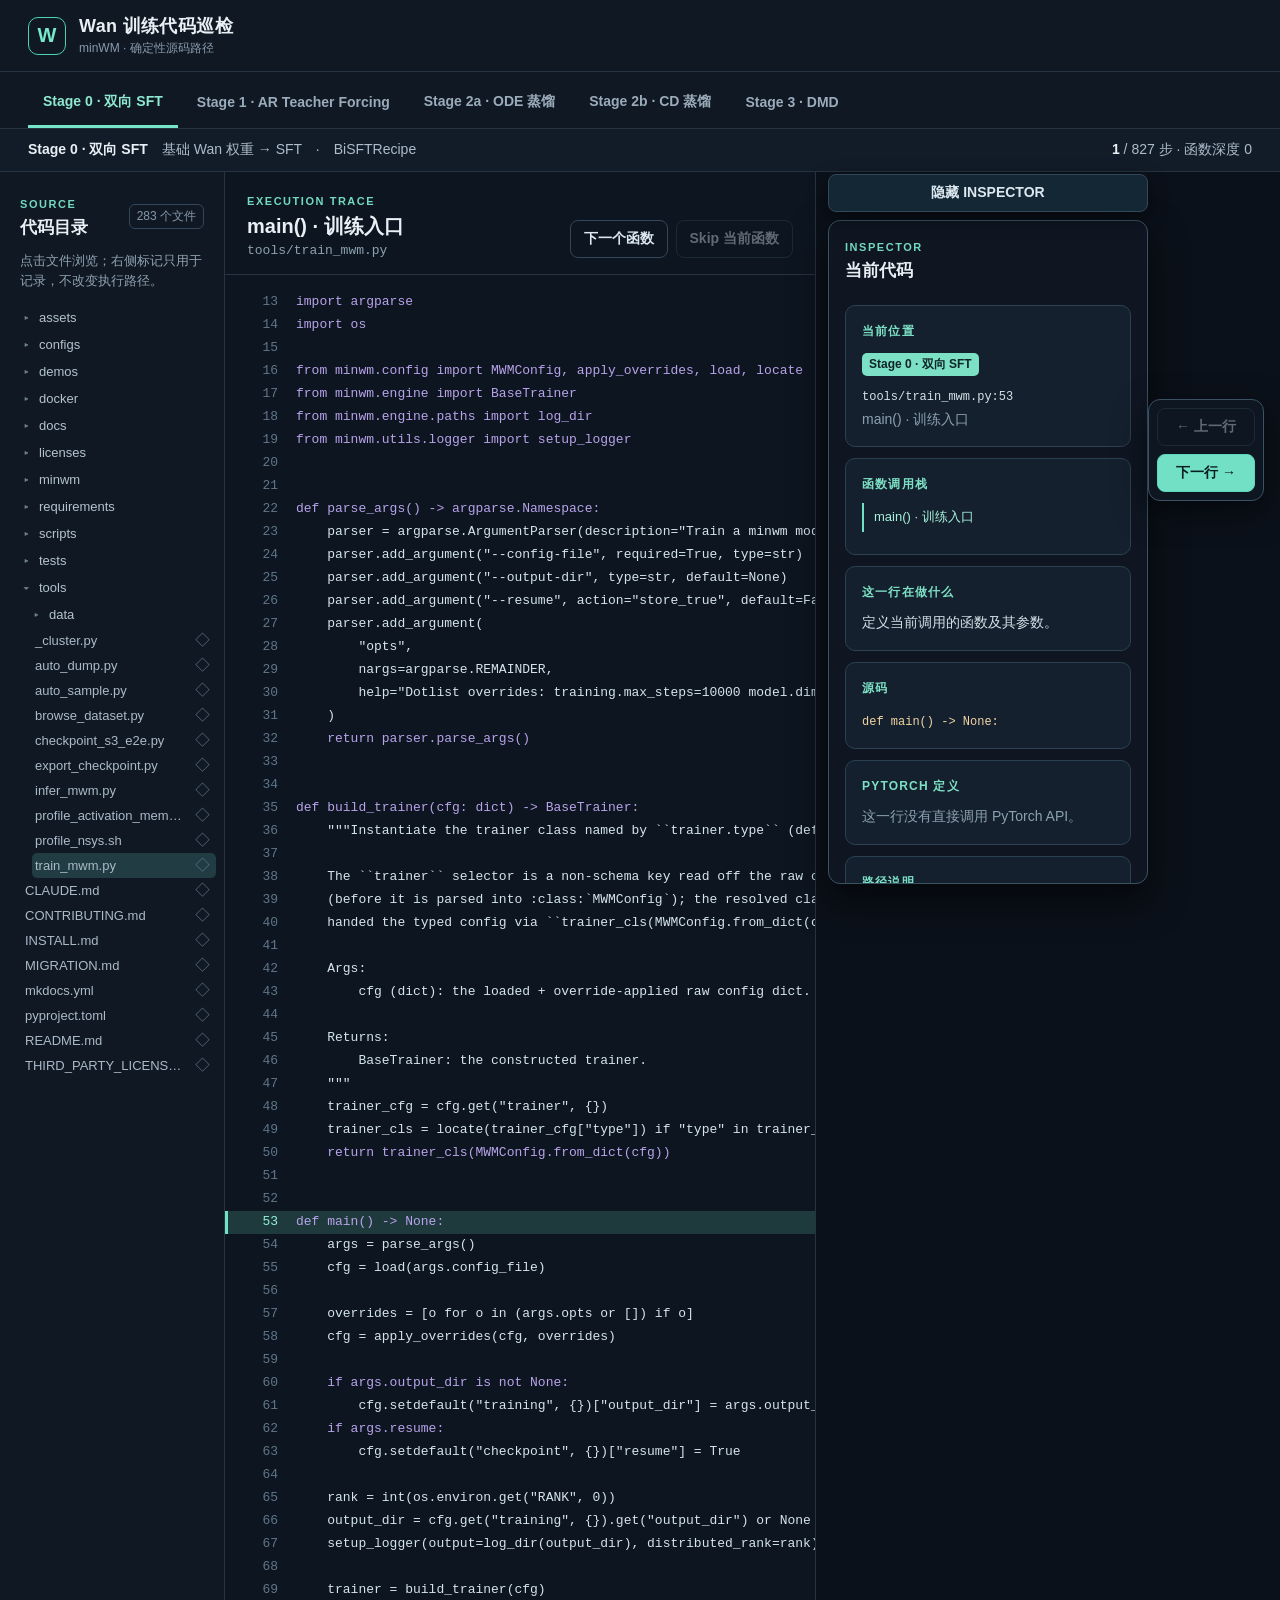
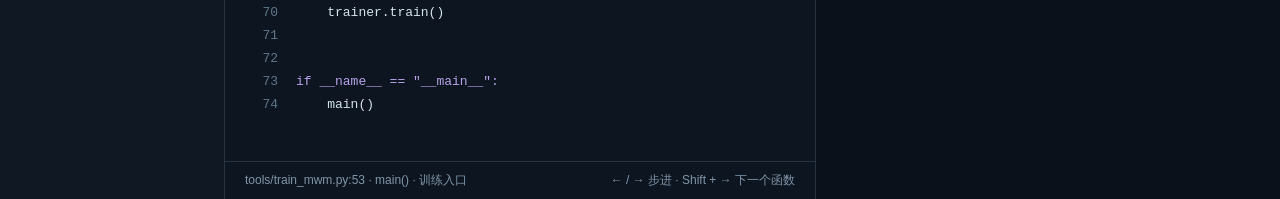
<file: index.html>
<!doctype html>
<html lang="zh-CN">
<head>
  <meta charset="utf-8">
  <meta name="viewport" content="width=device-width, initial-scale=1">
  <meta name="theme-color" content="#101621">
  <meta name="description" content="逐行浏览 minWM Wan Action2V 的五条训练路径。">
  <title>Wan 训练代码巡检</title>
  <link rel="icon" type="image/svg+xml" href="data:image/svg+xml,%3Csvg xmlns='http://www.w3.org/2000/svg' viewBox='0 0 64 64'%3E%3Crect width='64' height='64' rx='14' fill='%23101621'/%3E%3Cpath d='M14 16l10 32 8-21 8 21 10-32' fill='none' stroke='%2372e0c4' stroke-width='5' stroke-linecap='round' stroke-linejoin='round'/%3E%3C/svg%3E">
  <link rel="stylesheet" href="style.css?v=20261004-4">
</head>
<body>
  <div id="app" class="app">
    <header class="topbar">
      <div class="brand"><span class="brand-mark">W</span><div><strong>Wan 训练代码巡检</strong><small>minWM · 确定性源码路径</small></div></div>
    </header>
    <nav id="stage-tabs" class="stage-tabs" aria-label="选择训练阶段"></nav>
    <div class="summary-bar"><div id="stage-summary"></div><div id="trace-progress"></div></div>
    <main class="workspace">
      <aside class="explorer panel" aria-label="代码文件树">
        <div class="panel-head"><div><span class="eyebrow">SOURCE</span><h2>代码目录</h2></div><span id="file-count" class="count"></span></div>
        <p class="aside-note">点击文件浏览；右侧标记只用于记录，不改变执行路径。</p>
        <div id="tree" class="tree"></div>
      </aside>
      <section class="code-panel panel" aria-label="源码与步进">
        <div class="code-head"><div class="code-title"><span class="eyebrow" id="mode-label">EXECUTION TRACE</span><h1 id="current-title">载入中…</h1><p id="current-file"></p></div><div class="code-actions"><button id="back-to-trace" class="button subtle hidden">返回追踪</button><button id="next-function" class="button subtle">下一个函数</button><button id="skip-function" class="button subtle">Skip 此函数</button></div></div>
        <div class="code-scroll" id="code-scroll"><div id="code-lines" class="code-lines"></div></div>
        <div class="code-footer"><span id="position"></span><span>← / → 步进 · Shift + → 下一个函数</span></div>
      </section>
      <aside id="detail-panel" class="detail panel" aria-label="逐行解释">
        <div class="panel-head"><div><span class="eyebrow">INSPECTOR</span><h2>当前代码</h2></div></div>
        <div id="detail-content" class="detail-content"></div>
      </aside>
    </main>
    <button id="inspector-toggle" class="button subtle inspector-toggle" aria-controls="detail-panel" aria-expanded="true">隐藏 INSPECTOR</button>
    <nav class="step-float" aria-label="代码逐行步进"><button id="top-prev" class="button subtle" aria-label="上一行">← 上一行</button><button id="top-next" class="button primary" aria-label="下一行">下一行 →</button></nav>
    <button id="code-next" class="hidden" hidden tabindex="-1" aria-hidden="true"></button>
  </div>
  <script src="app.js?v=20261004-4" defer></script>
</body>
</html>
</file>
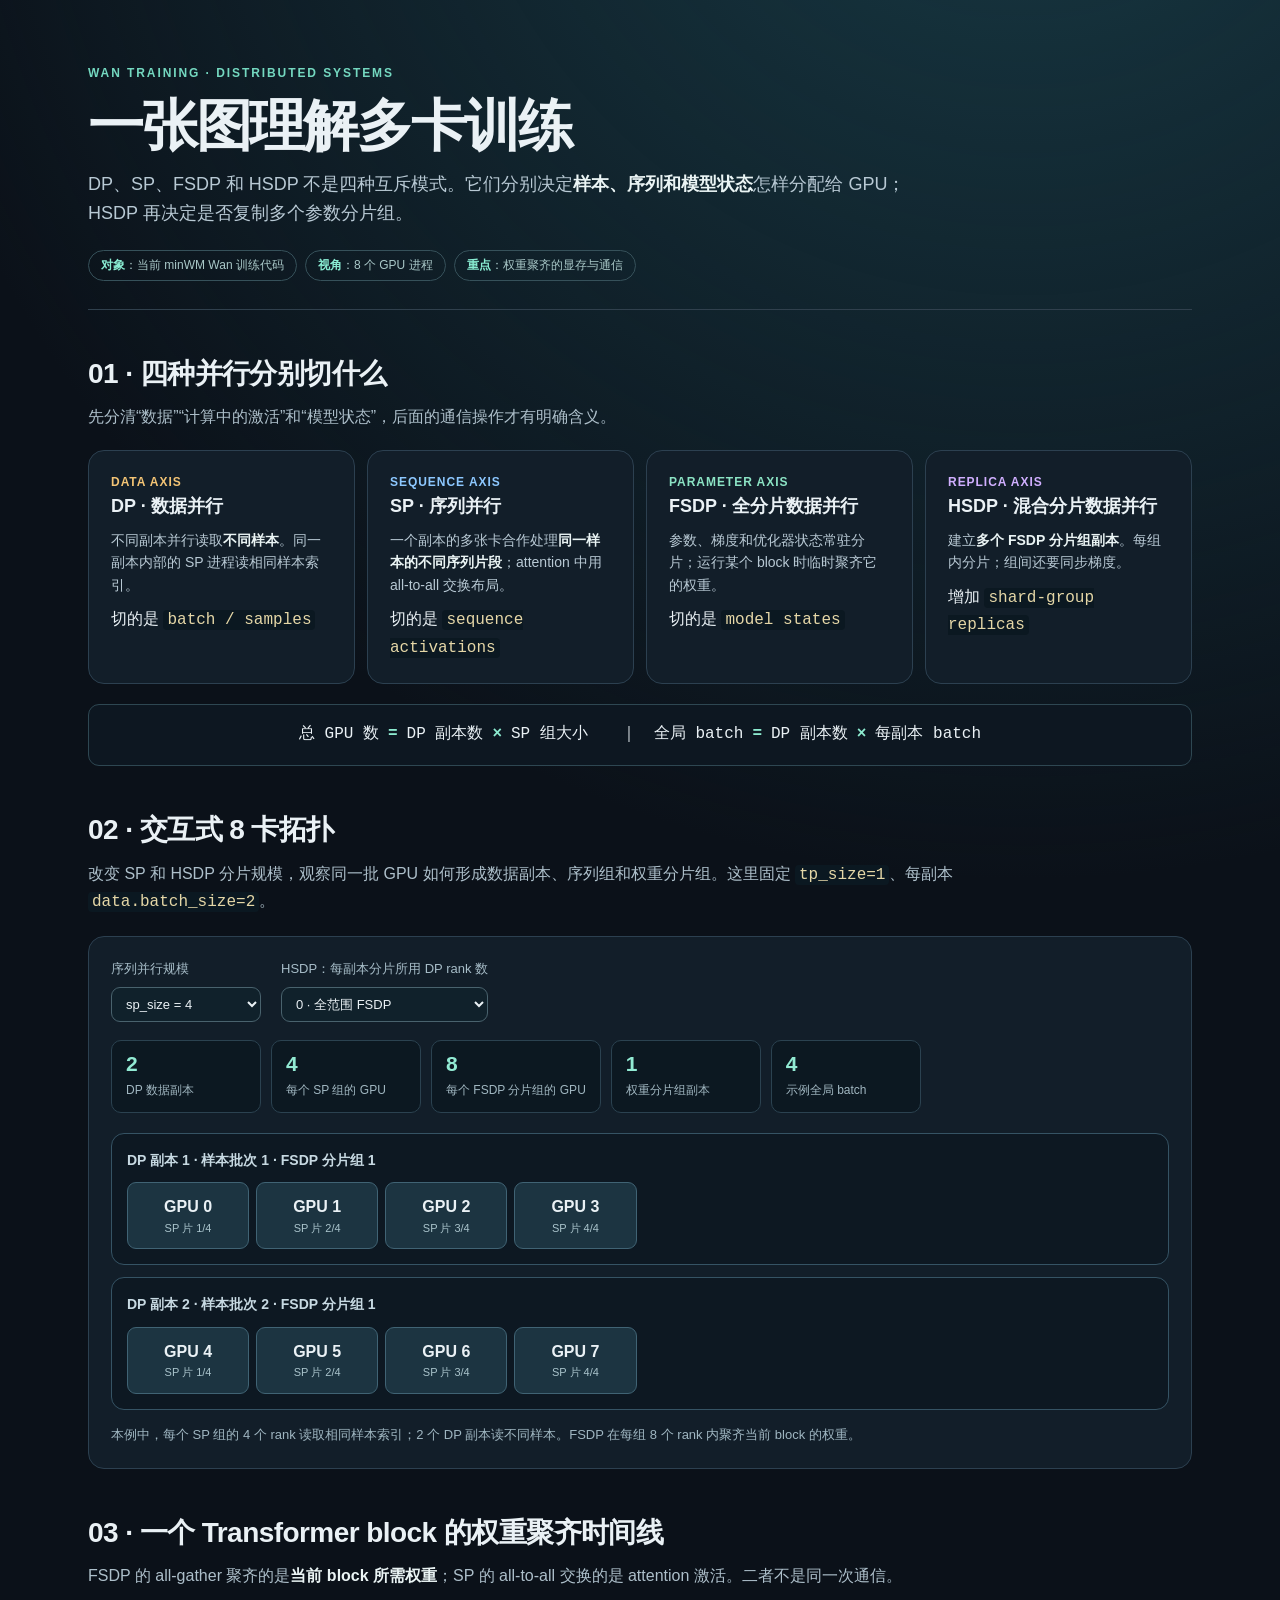
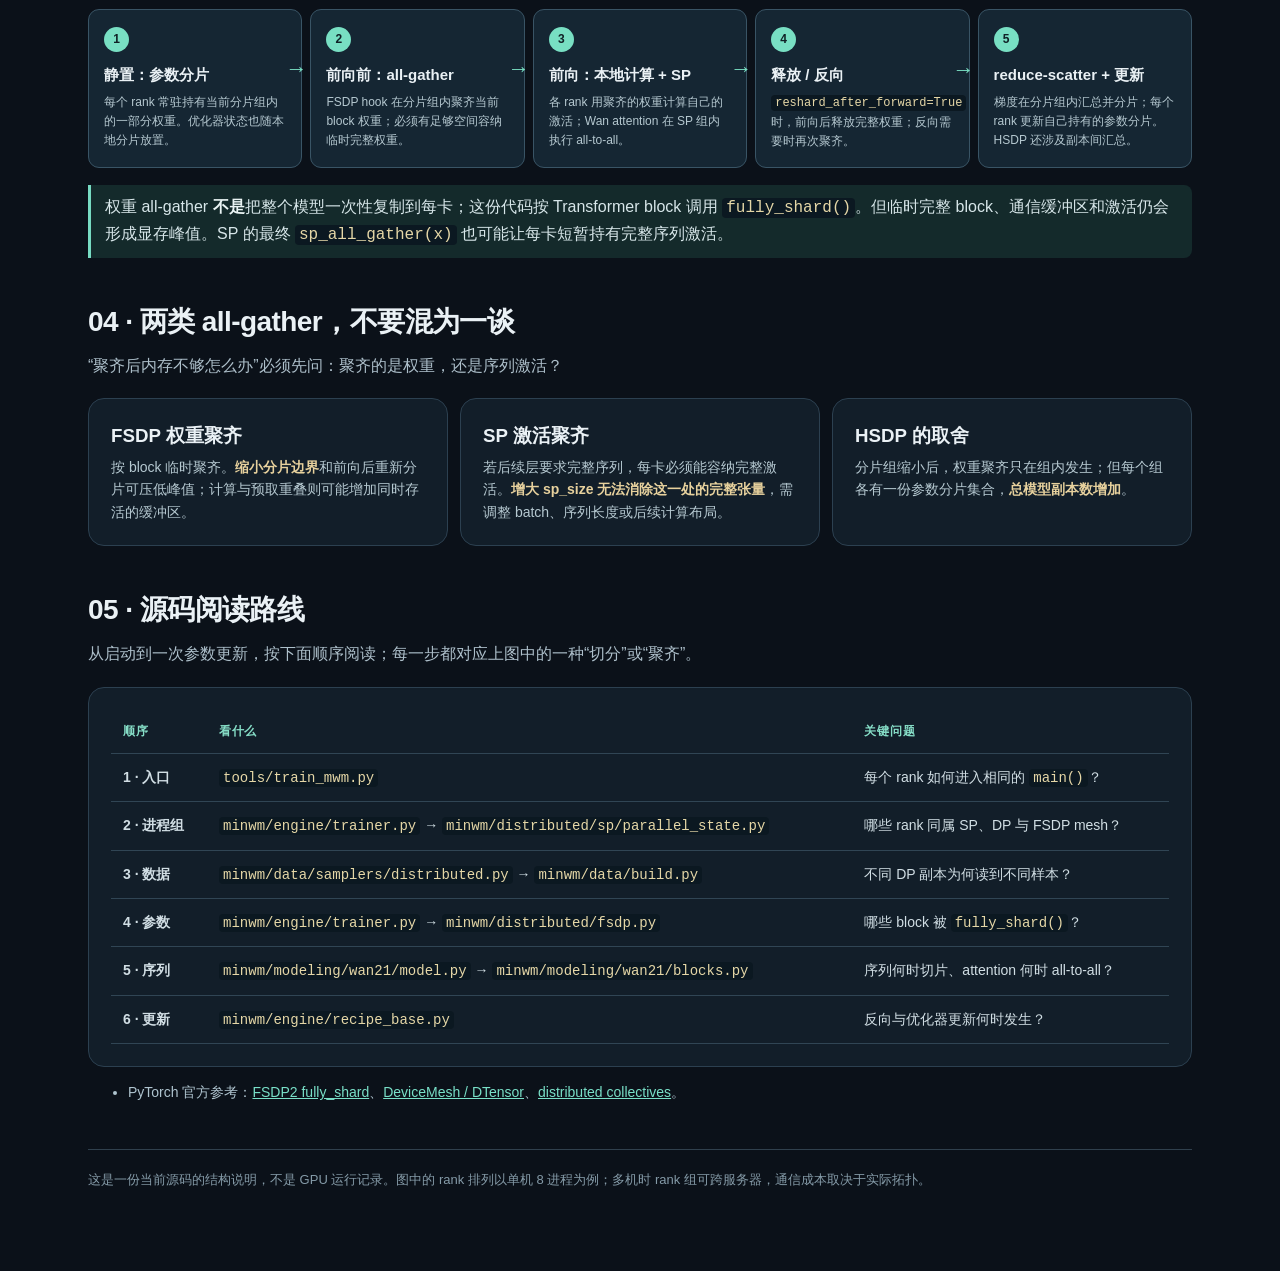
<file: parallelism-holistic.html>
<!doctype html>
<html lang="zh-CN">
<head>
  <meta charset="utf-8">
  <meta name="viewport" content="width=device-width, initial-scale=1">
  <meta name="description" content="以 Wan 多卡训练为例，理解 DP、SP、FSDP、HSDP 与逐层权重聚齐。">
  <title>多卡训练全景图 · DP / SP / FSDP / HSDP</title>
  <style>
    :root{font-family:Inter,"SF Pro Text","PingFang SC","Microsoft YaHei",sans-serif;color:#eaf1f5;background:#0b1119;font-size:16px;line-height:1.6}*{box-sizing:border-box}body{margin:0;background:radial-gradient(circle at 80% -10%,#183b46 0,transparent 35%),#0b1119}button,select{font:inherit}a{color:#79e0c8}a:hover{color:#b2f6e5}.wrap{max-width:1160px;margin:auto;padding:32px 28px 100px}.eyebrow{font-size:12px;font-weight:800;letter-spacing:.16em;text-transform:uppercase;color:#74d8c0}.hero{padding:32px 0 28px;border-bottom:1px solid #30404d}.hero h1{font-size:clamp(32px,5vw,56px);line-height:1.12;letter-spacing:-.04em;margin:12px 0}.hero p{max-width:850px;color:#b8c9d4;font-size:18px;margin:0}.pill-row{display:flex;gap:8px;flex-wrap:wrap;margin-top:22px}.pill{border:1px solid #36515a;border-radius:999px;padding:5px 12px;font-size:12px;color:#a9c8c8}.pill strong{color:#89ecd2}.section{padding-top:42px}.section h2{font-size:28px;margin:0 0 8px;letter-spacing:-.02em}.section>p{color:#adbfca;margin:0 0 20px;max-width:950px}.card{background:#121e29;border:1px solid #2c4050;border-radius:16px;padding:22px}.lead{font-size:17px;color:#d5e2e9}.four{display:grid;grid-template-columns:repeat(4,1fr);gap:12px}.concept h3{margin:0 0 8px;font-size:18px}.concept p{color:#b8c9d4;margin:0 0 10px;font-size:14px}.concept .tag{font-size:12px;font-weight:800;letter-spacing:.08em}.dp .tag{color:#f3c475}.sp .tag{color:#8dc8ff}.fsdp .tag{color:#8ce4c5}.hsdp .tag{color:#d0afff}.formula{display:flex;align-items:center;justify-content:center;flex-wrap:wrap;gap:9px;padding:17px;margin:20px 0 0;border-radius:11px;background:#0d1721;border:1px solid #2e4752;font-family:ui-monospace,SFMono-Regular,Consolas,monospace;font-size:16px;text-align:center}.formula b{color:#8debd0}.controls{display:flex;gap:20px;align-items:end;flex-wrap:wrap;margin-bottom:18px}.controls label{font-size:13px;color:#a7bdc8;display:flex;flex-direction:column;gap:7px}.controls select{background:#10212b;color:#eaf1f5;border:1px solid #49626d;border-radius:9px;padding:8px 34px 8px 10px;min-width:150px}.metrics{display:flex;gap:10px;flex-wrap:wrap;margin:12px 0 20px}.metric{background:#0c1821;border:1px solid #2b4250;border-radius:10px;padding:10px 14px;min-width:150px}.metric b{display:block;font-size:21px;color:#92ead3;line-height:1.2}.metric span{font-size:12px;color:#a1b7c1}.groups{display:grid;gap:12px}.group{border:1px solid #355364;border-radius:13px;padding:15px;background:#0d1822}.group h3{font-size:14px;margin:0 0 11px;color:#c7d9e2}.ranks{display:grid;grid-template-columns:repeat(8,minmax(0,1fr));gap:7px}.rank{border-radius:9px;background:#1c3441;border:1px solid #406374;padding:11px 6px;text-align:center;min-width:0}.rank b{display:block;font-size:16px}.rank small{display:block;color:#aac4cc;font-size:11px;white-space:nowrap}.legend{color:#9fb6c1;font-size:13px;margin:15px 0 0}.note{border-left:3px solid #77dbc2;padding:9px 14px;background:#142a2b;border-radius:0 8px 8px 0;color:#d7e6e9;margin-top:17px}.flow{display:grid;grid-template-columns:repeat(5,minmax(0,1fr));gap:8px;margin-top:18px}.flow-item{background:#152633;border:1px solid #395465;border-radius:11px;padding:15px}.flow-item .num{display:inline-grid;place-items:center;width:25px;height:25px;border-radius:50%;background:#78dfc3;color:#102126;font-size:12px;font-weight:900}.flow-item h3{font-size:15px;margin:11px 0 6px}.flow-item p{font-size:12px;color:#b5c8d0;margin:0}.flow-item:not(:last-child)::after{content:"→";float:right;color:#79dfc3;margin-top:-100px;margin-right:-21px;font-size:22px;position:relative;z-index:1}.memory{display:grid;grid-template-columns:repeat(3,minmax(0,1fr));gap:12px}.memory .card h3{margin:0 0 5px}.memory .card p{margin:0;color:#b6c9d1;font-size:14px}.memory .card strong{color:#e7d19d}.table-wrap{overflow-x:auto}.table{width:100%;border-collapse:collapse;min-width:650px}.table th{text-align:left;color:#86dec7;font-size:12px;letter-spacing:.06em}.table td,.table th{padding:12px;border-bottom:1px solid #304554;vertical-align:top}.table td{font-size:14px;color:#d1dee4}.table td:first-child{font-weight:800;white-space:nowrap}.sources{font-size:14px;color:#afc4cf}.sources li{margin:8px 0}.foot{border-top:1px solid #30404d;margin-top:45px;padding-top:20px;color:#859ba8;font-size:13px}code{font-family:ui-monospace,SFMono-Regular,Consolas,monospace;color:#e5d7a7;background:#0b1821;border-radius:4px;padding:1px 4px}strong{color:#eaf4f4}@media(max-width:900px){.four{grid-template-columns:repeat(2,1fr)}.flow{grid-template-columns:1fr}.flow-item:not(:last-child)::after{display:none}.ranks{grid-template-columns:repeat(4,1fr)}.memory{grid-template-columns:1fr}}@media(max-width:600px){.wrap{padding:20px 15px 60px}.four{grid-template-columns:1fr}.ranks{grid-template-columns:repeat(2,1fr)}.hero p{font-size:16px}.section{padding-top:32px}}
  </style>
</head>
<body>
<main class="wrap">
  <header class="hero">
    <div class="eyebrow">WAN TRAINING · DISTRIBUTED SYSTEMS</div>
    <h1>一张图理解多卡训练</h1>
    <p>DP、SP、FSDP 和 HSDP 不是四种互斥模式。它们分别决定<strong>样本、序列和模型状态</strong>怎样分配给 GPU；HSDP 再决定是否复制多个参数分片组。</p>
    <div class="pill-row"><span class="pill"><strong>对象</strong>：当前 minWM Wan 训练代码</span><span class="pill"><strong>视角</strong>：8 个 GPU 进程</span><span class="pill"><strong>重点</strong>：权重聚齐的显存与通信</span></div>
  </header>

  <section class="section" aria-labelledby="ontology"><h2 id="ontology">01 · 四种并行分别切什么</h2><p>先分清“数据”“计算中的激活”和“模型状态”，后面的通信操作才有明确含义。</p>
    <div class="four">
      <article class="card concept dp"><div class="tag">DATA AXIS</div><h3>DP · 数据并行</h3><p>不同副本并行读取<strong>不同样本</strong>。同一副本内部的 SP 进程读相同样本索引。</p><div>切的是 <code>batch / samples</code></div></article>
      <article class="card concept sp"><div class="tag">SEQUENCE AXIS</div><h3>SP · 序列并行</h3><p>一个副本的多张卡合作处理<strong>同一样本的不同序列片段</strong>；attention 中用 all-to-all 交换布局。</p><div>切的是 <code>sequence activations</code></div></article>
      <article class="card concept fsdp"><div class="tag">PARAMETER AXIS</div><h3>FSDP · 全分片数据并行</h3><p>参数、梯度和优化器状态常驻分片；运行某个 block 时临时聚齐它的权重。</p><div>切的是 <code>model states</code></div></article>
      <article class="card concept hsdp"><div class="tag">REPLICA AXIS</div><h3>HSDP · 混合分片数据并行</h3><p>建立<strong>多个 FSDP 分片组副本</strong>。每组内分片；组间还要同步梯度。</p><div>增加 <code>shard-group replicas</code></div></article>
    </div>
    <div class="formula"><span>总 GPU 数</span><b>=</b><span>DP 副本数</span><b>×</b><span>SP 组大小</span><span>　｜　</span><span>全局 batch</span><b>=</b><span>DP 副本数</span><b>×</b><span>每副本 batch</span></div>
  </section>

  <section class="section" aria-labelledby="topology"><h2 id="topology">02 · 交互式 8 卡拓扑</h2><p>改变 SP 和 HSDP 分片规模，观察同一批 GPU 如何形成数据副本、序列组和权重分片组。这里固定 <code>tp_size=1</code>、每副本 <code>data.batch_size=2</code>。</p>
    <div class="card">
      <div class="controls"><label>序列并行规模 <select id="sp-size"><option value="1">sp_size = 1</option><option value="2">sp_size = 2</option><option value="4" selected>sp_size = 4</option><option value="8">sp_size = 8</option></select></label><label>HSDP：每副本分片所用 DP rank 数 <select id="hsdp-size"></select></label></div>
      <div class="metrics" id="metrics" aria-live="polite"></div>
      <div class="groups" id="groups"></div>
      <p class="legend" id="topology-note"></p>
    </div>
  </section>

  <section class="section" aria-labelledby="weight"><h2 id="weight">03 · 一个 Transformer block 的权重聚齐时间线</h2><p>FSDP 的 all-gather 聚齐的是<strong>当前 block 所需权重</strong>；SP 的 all-to-all 交换的是 attention 激活。二者不是同一次通信。</p>
    <div class="flow">
      <article class="flow-item"><span class="num">1</span><h3>静置：参数分片</h3><p>每个 rank 常驻持有当前分片组内的一部分权重。优化器状态也随本地分片放置。</p></article>
      <article class="flow-item"><span class="num">2</span><h3>前向前：all-gather</h3><p>FSDP hook 在分片组内聚齐当前 block 权重；必须有足够空间容纳临时完整权重。</p></article>
      <article class="flow-item"><span class="num">3</span><h3>前向：本地计算 + SP</h3><p>各 rank 用聚齐的权重计算自己的激活；Wan attention 在 SP 组内执行 all-to-all。</p></article>
      <article class="flow-item"><span class="num">4</span><h3>释放 / 反向</h3><p><code>reshard_after_forward=True</code> 时，前向后释放完整权重；反向需要时再次聚齐。</p></article>
      <article class="flow-item"><span class="num">5</span><h3>reduce-scatter + 更新</h3><p>梯度在分片组内汇总并分片；每个 rank 更新自己持有的参数分片。HSDP 还涉及副本间汇总。</p></article>
    </div>
    <div class="note">权重 all-gather <strong>不是</strong>把整个模型一次性复制到每卡；这份代码按 Transformer block 调用 <code>fully_shard()</code>。但临时完整 block、通信缓冲区和激活仍会形成显存峰值。SP 的最终 <code>sp_all_gather(x)</code> 也可能让每卡短暂持有完整序列激活。</div>
  </section>

  <section class="section" aria-labelledby="memory"><h2 id="memory">04 · 两类 all-gather，不要混为一谈</h2><p>“聚齐后内存不够怎么办”必须先问：聚齐的是权重，还是序列激活？</p>
    <div class="memory">
      <article class="card"><h3>FSDP 权重聚齐</h3><p>按 block 临时聚齐。<strong>缩小分片边界</strong>和前向后重新分片可压低峰值；计算与预取重叠则可能增加同时存活的缓冲区。</p></article>
      <article class="card"><h3>SP 激活聚齐</h3><p>若后续层要求完整序列，每卡必须能容纳完整激活。<strong>增大 sp_size 无法消除这一处的完整张量</strong>，需调整 batch、序列长度或后续计算布局。</p></article>
      <article class="card"><h3>HSDP 的取舍</h3><p>分片组缩小后，权重聚齐只在组内发生；但每个组各有一份参数分片集合，<strong>总模型副本数增加</strong>。</p></article>
    </div>
  </section>

  <section class="section" aria-labelledby="code"><h2 id="code">05 · 源码阅读路线</h2><p>从启动到一次参数更新，按下面顺序阅读；每一步都对应上图中的一种“切分”或“聚齐”。</p>
    <div class="card table-wrap"><table class="table"><thead><tr><th>顺序</th><th>看什么</th><th>关键问题</th></tr></thead><tbody>
      <tr><td>1 · 入口</td><td><code>tools/train_mwm.py</code></td><td>每个 rank 如何进入相同的 <code>main()</code>？</td></tr>
      <tr><td>2 · 进程组</td><td><code>minwm/engine/trainer.py</code> → <code>minwm/distributed/sp/parallel_state.py</code></td><td>哪些 rank 同属 SP、DP 与 FSDP mesh？</td></tr>
      <tr><td>3 · 数据</td><td><code>minwm/data/samplers/distributed.py</code> → <code>minwm/data/build.py</code></td><td>不同 DP 副本为何读到不同样本？</td></tr>
      <tr><td>4 · 参数</td><td><code>minwm/engine/trainer.py</code> → <code>minwm/distributed/fsdp.py</code></td><td>哪些 block 被 <code>fully_shard()</code>？</td></tr>
      <tr><td>5 · 序列</td><td><code>minwm/modeling/wan21/model.py</code> → <code>minwm/modeling/wan21/blocks.py</code></td><td>序列何时切片、attention 何时 all-to-all？</td></tr>
      <tr><td>6 · 更新</td><td><code>minwm/engine/recipe_base.py</code></td><td>反向与优化器更新何时发生？</td></tr>
    </tbody></table></div>
    <ul class="sources"><li>PyTorch 官方参考：<a href="https://docs.pytorch.org/docs/stable/distributed.fsdp.fully_shard.html">FSDP2 fully_shard</a>、<a href="https://docs.pytorch.org/docs/stable/distributed.tensor.html">DeviceMesh / DTensor</a>、<a href="https://docs.pytorch.org/docs/stable/distributed.html">distributed collectives</a>。</li></ul>
  </section>
  <footer class="foot">这是一份当前源码的结构说明，不是 GPU 运行记录。图中的 rank 排列以单机 8 进程为例；多机时 rank 组可跨服务器，通信成本取决于实际拓扑。</footer>
</main>
<script>
  const world=8, perReplicaBatch=2;
  const spSelect=document.getElementById('sp-size');
  const hsdpSelect=document.getElementById('hsdp-size');
  const metrics=document.getElementById('metrics');
  const groups=document.getElementById('groups');
  const note=document.getElementById('topology-note');
  function render(){
    const sp=Number(spSelect.value), dp=world/sp, previous=Number(hsdpSelect.value);
    hsdpSelect.innerHTML='<option value="0">0 · 全范围 FSDP</option>';
    for(let shard=1;shard<dp;shard++)if(dp%shard===0)hsdpSelect.innerHTML+=`<option value="${shard}">${shard} · ${dp/shard} 个 HSDP 副本</option>`;
    hsdpSelect.value=[...hsdpSelect.options].some(option=>Number(option.value)===previous)?String(previous):'0';
    const hsdp=Number(hsdpSelect.value), shardDp=hsdp||dp, replicas=dp/shardDp, shardRanks=shardDp*sp;
    metrics.innerHTML=`<div class="metric"><b>${dp}</b><span>DP 数据副本</span></div><div class="metric"><b>${sp}</b><span>每个 SP 组的 GPU</span></div><div class="metric"><b>${shardRanks}</b><span>每个 FSDP 分片组的 GPU</span></div><div class="metric"><b>${replicas}</b><span>权重分片组副本</span></div><div class="metric"><b>${dp*perReplicaBatch}</b><span>示例全局 batch</span></div>`;
    groups.innerHTML=Array.from({length:dp},(_,d)=>{
      const first=d*sp, shardGroup=Math.floor(d/shardDp);
      const cards=Array.from({length:sp},(_,s)=>`<div class="rank"><b>GPU ${first+s}</b><small>SP 片 ${s+1}/${sp}</small></div>`).join('');
      return `<div class="group"><h3>DP 副本 ${d+1} · 样本批次 ${d+1} · FSDP 分片组 ${shardGroup+1}</h3><div class="ranks">${cards}</div></div>`;
    }).join('');
    note.textContent=`本例中，每个 SP 组的 ${sp} 个 rank 读取相同样本索引；${dp} 个 DP 副本读不同样本。FSDP 在每组 ${shardRanks} 个 rank 内聚齐当前 block 的权重${replicas>1?'，并在 '+replicas+' 个 HSDP 副本间同步梯度':''}。`;
  }
  spSelect.addEventListener('change',render);hsdpSelect.addEventListener('change',render);render();
</script>
</body>
</html>
</file>
<file: style.css>
:root{font-family:Inter,"SF Pro Text","PingFang SC","Microsoft YaHei",sans-serif;color:#e9f0f5;background:#0b111a;font-size:16px}*{box-sizing:border-box}body{margin:0}.app{min-height:100vh;display:flex;flex-direction:column}.topbar{height:72px;display:flex;align-items:center;justify-content:space-between;padding:0 28px;background:#101823;border-bottom:1px solid #263342}.brand{display:flex;gap:13px;align-items:center}.brand-mark{display:grid;place-items:center;width:38px;height:38px;border:1px solid #4ad3b6;border-radius:10px;color:#76e8cb;font-weight:800;font-size:20px}.brand strong{display:block;font-size:18px;letter-spacing:.02em}.brand small{display:block;color:#879bad;font-size:12px;margin-top:2px}.top-actions,.code-actions{display:flex;align-items:center;gap:8px}.button{border:1px solid #344659;border-radius:8px;background:#1a2735;color:#dce9f1;padding:9px 13px;font-size:14px;font-weight:650;cursor:pointer;white-space:nowrap}.button:hover{background:#27384b}.button:disabled{opacity:.4;cursor:not-allowed}.button.primary{border-color:#5bd8bc;background:#72e0c4;color:#0a1d20}.button.primary:hover{background:#9af1d8}.button span{margin-left:6px}.button.subtle{background:transparent}.button.subtle:hover{background:#233141}.hidden{display:none!important}.stage-tabs{display:flex;gap:4px;padding:10px 28px 0;background:#101823;border-bottom:1px solid #263342;overflow:auto}.stage-tab{border:0;border-bottom:3px solid transparent;background:transparent;color:#9aabba;font-size:14px;font-weight:650;padding:11px 15px 14px;cursor:pointer;white-space:nowrap}.stage-tab:hover{color:#e9f0f5}.stage-tab.active{color:#8de9d0;border-bottom-color:#75e4c7}.summary-bar{display:flex;justify-content:space-between;gap:16px;padding:12px 28px;background:#121c28;color:#aebdca;border-bottom:1px solid #263342;font-size:14px}.summary-bar strong{color:#e9f0f5}.workspace{display:grid;grid-template-columns:minmax(225px,19%) minmax(440px,1fr) minmax(280px,24%);gap:0;flex:1;min-height:0;height:calc(100vh - 170px)}.panel{min-width:0;background:#101823;border-right:1px solid #263342;display:flex;flex-direction:column}.detail{border-right:0}.panel-head{display:flex;align-items:center;justify-content:space-between;padding:22px 20px 12px}.panel h2{font-size:17px;margin:4px 0 0}.eyebrow{font-size:11px;letter-spacing:.14em;color:#73d9bf;font-weight:800}.count{font-size:12px;color:#8599ab;border:1px solid #33475b;border-radius:6px;padding:3px 7px}.aside-note{font-size:13px;line-height:1.5;color:#8ea1b0;margin:0 20px 14px}.tree{overflow:auto;padding:0 8px 26px;flex:1}.tree details{margin-left:10px}.tree summary{color:#b3c3cf;padding:6px 5px;cursor:pointer;list-style:none;font-size:13px;white-space:nowrap}.tree summary::before{content:"▸";display:inline-block;color:#6d8395;width:16px}.tree details[open]>summary::before{content:"▾"}.tree-file{display:flex;align-items:center;gap:3px;min-width:0;margin-left:14px;border-radius:5px}.tree-file.active{background:#213c42}.tree-file.marked .file-name{color:#f6d487}.file-name{border:0;background:transparent;text-align:left;color:#aabac8;font-family:inherit;font-size:13px;padding:5px 3px;cursor:pointer;overflow:hidden;text-overflow:ellipsis;white-space:nowrap;flex:1}.file-name:hover{color:#fff}.mark-button{border:0;background:transparent;color:#61798d;font-size:15px;cursor:pointer;padding:3px 6px}.tree-file.marked .mark-button{color:#f6d487}.code-panel{background:#0d1520}.code-head{padding:19px 22px 16px;border-bottom:1px solid #263342;display:flex;align-items:end;justify-content:space-between;gap:20px}.code-title{min-width:0}.code-title h1{font-size:20px;line-height:1.3;margin:4px 0}.code-title p{color:#8ca1b1;font-size:13px;margin:4px 0 0;font-family:"SFMono-Regular",Consolas,monospace;overflow:hidden;text-overflow:ellipsis;white-space:nowrap}.code-actions{flex-wrap:wrap;justify-content:end}.code-scroll{overflow:auto;flex:1;scrollbar-color:#3d5263 transparent}.code-lines{min-width:max-content;padding:16px 0 44px;font-family:"SFMono-Regular",Consolas,"Liberation Mono",monospace;font-size:13px;line-height:1.75}.code-line{display:flex;min-height:23px;border-left:3px solid transparent}.code-line.current{background:#1e3a3d;border-left-color:#72e0c4}.code-line.marked{background:#4c3d27}.code-line.current.marked{background:#2f4c41}.line-no{color:#60768a;width:68px;text-align:right;padding-right:18px;user-select:none;flex:none}.code-line.current .line-no{color:#93f0d7}.line-text{white-space:pre;padding-right:28px;color:#d4e4ed}.line-text.comment{color:#75959c}.line-text.keyword{color:#b8a3ea}.code-footer{display:flex;justify-content:space-between;gap:10px;padding:10px 20px;color:#8096a9;border-top:1px solid #263342;font-size:12px}.detail-content{overflow:auto;padding:4px 20px 28px;line-height:1.6}.detail-card{border:1px solid #2b4050;border-radius:10px;padding:16px;margin:11px 0;background:#14202d}.detail-card h3{font-size:12px;letter-spacing:.1em;text-transform:uppercase;color:#7ce0c5;margin:0 0 9px}.detail-card p{margin:0;color:#d5e1e8;font-size:14px}.detail-card code{color:#f1d4a3;font-family:"SFMono-Regular",Consolas,monospace;font-size:12px;overflow-wrap:anywhere}.detail-card a{color:#84e0c8;text-decoration:none}.detail-card a:hover{text-decoration:underline}.detail-card ul{margin:5px 0 0;padding-left:18px;color:#d5e1e8;font-size:13px}.detail-card li{margin:6px 0}.step-badge{display:inline-block;color:#102526;background:#7ce0c5;border-radius:5px;padding:2px 7px;font-size:12px;font-weight:800}.muted{color:#8ca0ae!important}.pathline{font-family:"SFMono-Regular",Consolas,monospace;overflow-wrap:anywhere;font-size:12px!important}.empty{color:#9ab0bf;padding:25px}@media(max-width:1100px){.workspace{grid-template-columns:230px minmax(0,1fr)}.detail{grid-column:1/-1;max-height:360px;border-top:1px solid #263342}.workspace{height:auto;min-height:calc(100vh - 170px)}.explorer,.code-panel{min-height:640px}.detail-content{display:grid;grid-template-columns:repeat(2,minmax(0,1fr));gap:0 12px}}@media(max-width:700px){.topbar{padding:0 14px}.brand small,.top-actions .subtle{display:none}.stage-tabs{padding-left:10px}.summary-bar{padding:10px 14px;flex-wrap:wrap}.workspace{display:flex;flex-direction:column}.explorer{max-height:220px;min-height:0}.code-panel{min-height:570px}.code-head{align-items:start;flex-direction:column}.code-actions{justify-content:start}.detail-content{display:block}.code-footer span:last-child{display:none}}
:root .stack-list{list-style:none;padding:0;margin:0}.stack-list li{padding:4px 0;border-left:2px solid #344b57;padding-left:10px;overflow-wrap:anywhere}.stack-list li:last-child{border-left-color:#72e0c4;color:#a8f1dc}.call-card{border-color:#4b947f;background:#18362f}
.step-float{position:fixed;z-index:20;right:16px;top:50%;transform:translateY(-50%);display:flex;flex-direction:column;gap:8px;padding:8px;border:1px solid #3a5263;border-radius:12px;background:#101823ed;box-shadow:0 10px 32px #0008;backdrop-filter:blur(12px)}.step-float .button{min-width:98px;box-shadow:none}.detail-content{padding-right:132px}@media(max-width:1100px){.detail-content{padding-right:132px}}@media(max-width:700px){.step-float{top:auto;bottom:16px;right:12px;transform:none;flex-direction:row}.step-float .button{min-width:84px}.detail-content{padding-right:20px;padding-bottom:90px}.code-footer{padding-right:14px}}
.workspace{grid-template-columns:minmax(225px,19%) minmax(0,1fr);padding-right:464px}.detail{position:fixed;z-index:15;top:220px;right:132px;bottom:16px;width:320px;max-height:none;min-height:0;border:1px solid #3a5362;border-radius:12px;background:#101823f2;box-shadow:0 16px 36px #0009;backdrop-filter:blur(12px)}.detail-content{display:block;padding:4px 16px 28px}.detail .panel-head{padding:16px 16px 8px}.inspector-toggle{position:fixed;z-index:21;top:174px;right:132px;width:320px;background:#142734!important;box-shadow:0 6px 20px #0007}.app.inspector-collapsed .detail{display:none}.app.inspector-collapsed .workspace{padding-right:0}@media(max-width:1100px){.workspace{grid-template-columns:230px minmax(0,1fr);height:calc(100vh - 170px);padding-right:0}.explorer,.code-panel{min-height:0}.detail{grid-column:auto;right:132px;width:320px;top:220px;bottom:16px}.inspector-toggle{right:132px;width:320px}}@media(max-width:700px){.workspace{display:flex;height:auto}.explorer{min-height:0}.code-panel{min-height:570px}.detail{right:12px;top:210px;bottom:80px;width:calc(100vw - 24px)}.inspector-toggle{right:12px;top:136px;width:auto}.detail-content{padding:4px 16px 28px}}
</file>
